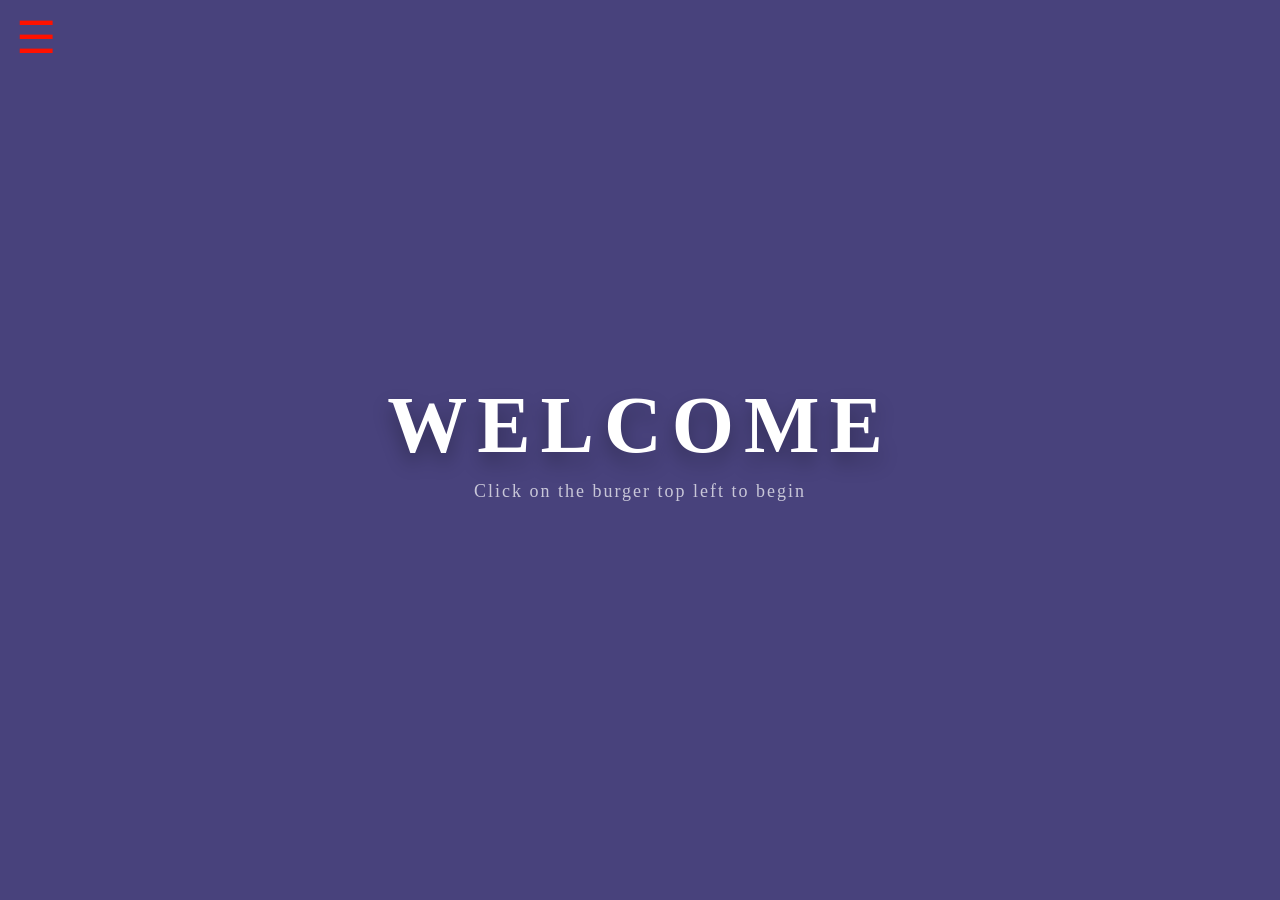
<file: Task 1 - Build a Collapsible Sidebar/index.html>
<!DOCTYPE html>
<html>
<head>
    <link rel="stylesheet" href="css/style.css">
    <link rel="stylesheet" href="https://cdnjs.cloudflare.com/ajax/libs/font-awesome/6.0.0/css/all.min.css">
    <meta name="viewport" content="width=device-width, initial-scale=1.0">
    <title>Sidebar Task</title>
    
    </head>
<body>
    <button id="toggleBtn" class="toggle-btn">☰</button>
    <aside id="mySidebar" class="sidebar">
        <div class="logo">
    <img src="assets/heheheh.png" alt="Logo" class="main-logo">
    <span></span>
</div>
    <ul>
        <li>
            <a class="active"><img src="assets/home.png" alt="home" class="nav-icon">Home</a></li>
        <li><a href="#"><img src="assets/supermegaphone.png" alt="news" class="nav-icon">News</a></li>
        <li><a href="#"><img src="assets/contact.png" alt="contact" class="nav-icon">Contact</a></li>
        <li><a href="#"><img src="assets/information.png"  class="nav-icon">About</a></li>
        <li><a href="#"><img src="assets/live-stream.png" alt="livestreaming" class="nav-icon">Live</a></li>
    </ul>
    
    
    
 </aside>
 <div class="hero-container">
    <h1 class="welcome-text">WELCOME</h1>
    <p class="sub-text">Click on the burger top left to begin</p>
</div>


 <script src="js/script.js"></script>
</body>
</html>





























</html>
</file>
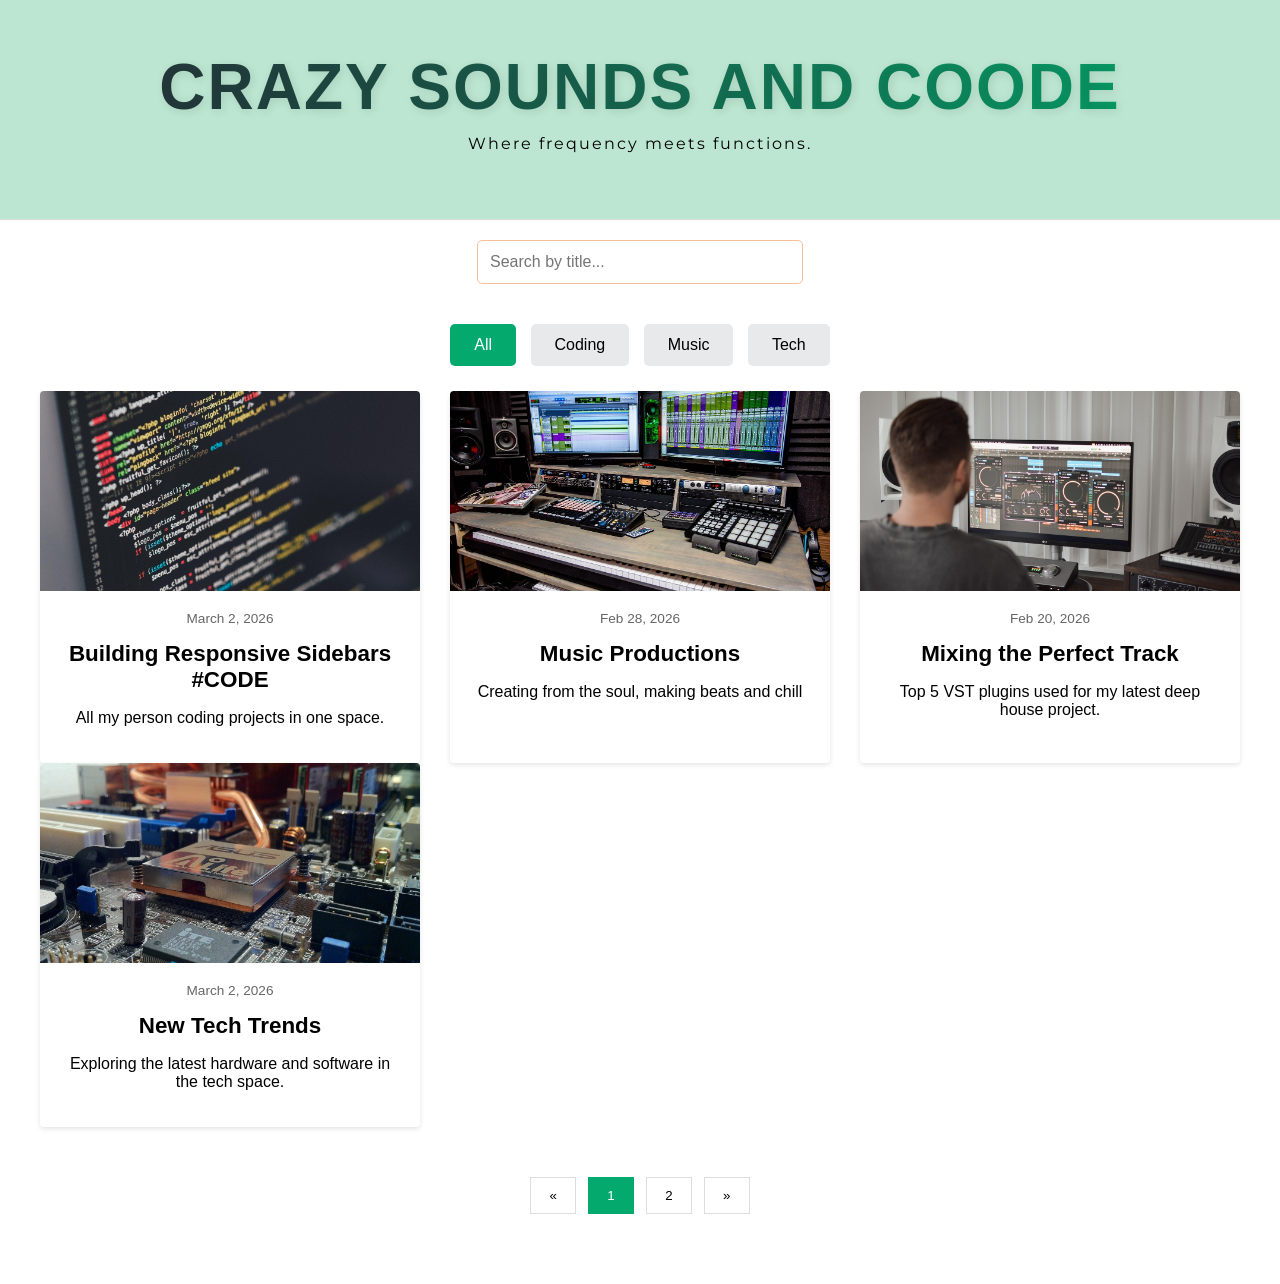
<file: Task 2 - Create a Personal Blog Homepage/index.html>
<!DOCTYPE html>
<html lang="en">
<head>
    <meta charset="UTF-8">
    <meta name="viewport" content="width=device-width, initial-scale=1.0">
    <title>Sounds and Code</title>
    <link rel="stylesheet" href="css/style.css">
    <link href="https://fonts.googleapis.com/css2?family=Syncopate:wght@700&family=Montserrat:wght@900&display=swap" rel="stylesheet">
</head>
<body>

<header>
    <h1>Crazy Sounds and COOde </h1>
    <p>Where frequency meets functions.</p>
</header>
<div class="filter-container">
    <input type="text" id="searchInput" placeholder="Search by title..." class="search-bar">
<div class="filter-container" id="filterContainer">
    <button class="filter-btn active" data-category="all">All</button>
    <button class="filter-btn" data-category="coding">Coding</button>
    <button class="filter-btn" data-category="music">Music</button>
    <button class="filter-btn" data-category="tech">Tech</button>
    
</div>

<div class="container" id="blogGrid">
    <div class="card" data-category="coding">
        <img src="assets/code.jpg" alt="Coding">
        <div class="card-content">
            <div class="card-date">March 2, 2026</div>
            <h3 class="card-title">Building Responsive Sidebars #CODE </h3>
            <p class="card-desc">All my person coding projects in one space.</p>
        </div>
    </div>

    <div class="card" data-category="music">
        <img src="assets/DAW.jpg" alt="Music">
        <div class="card-content">
            <div class="card-date">Feb 28, 2026</div>
            <h3 class="card-title">Music Productions</h3>
            <p class="card-desc">Creating from the soul, making beats and chill </p>
        </div>
    </div>

    <div class="card" data-category="music">
        <img src="assets/mastering.jpg" alt="Music">
        <div class="card-content">
            <div class="card-date">Feb 20, 2026</div>
            <h3 class="card-title">Mixing the Perfect Track</h3>
            <p class="card-desc">Top 5 VST plugins used for my latest deep house project.</p>
        </div>
    </div>
</div>

<div class="container" id="blogGrid">
    <div class="card" data-category="tech">
        <img src="assets/tech.jpg" alt="Tech">
        <div class="card-content">
            <div class="card-date">March 2, 2026</div>
            <h3 class="card-title">New Tech Trends</h3>
            <p class="card-desc">Exploring the latest hardware and software in the tech space.</p>
        </div>
    </div>
</div>

<div class="pagination">
  <button class="pag-btn">&laquo;</button>
  <button class="pag-btn active">1</button>
  <button class="pag-btn">2</button>
  <button class="pag-btn">&raquo;</button>
</div>

<script src="js/script.js"></script>
</body>
</html>
</file>
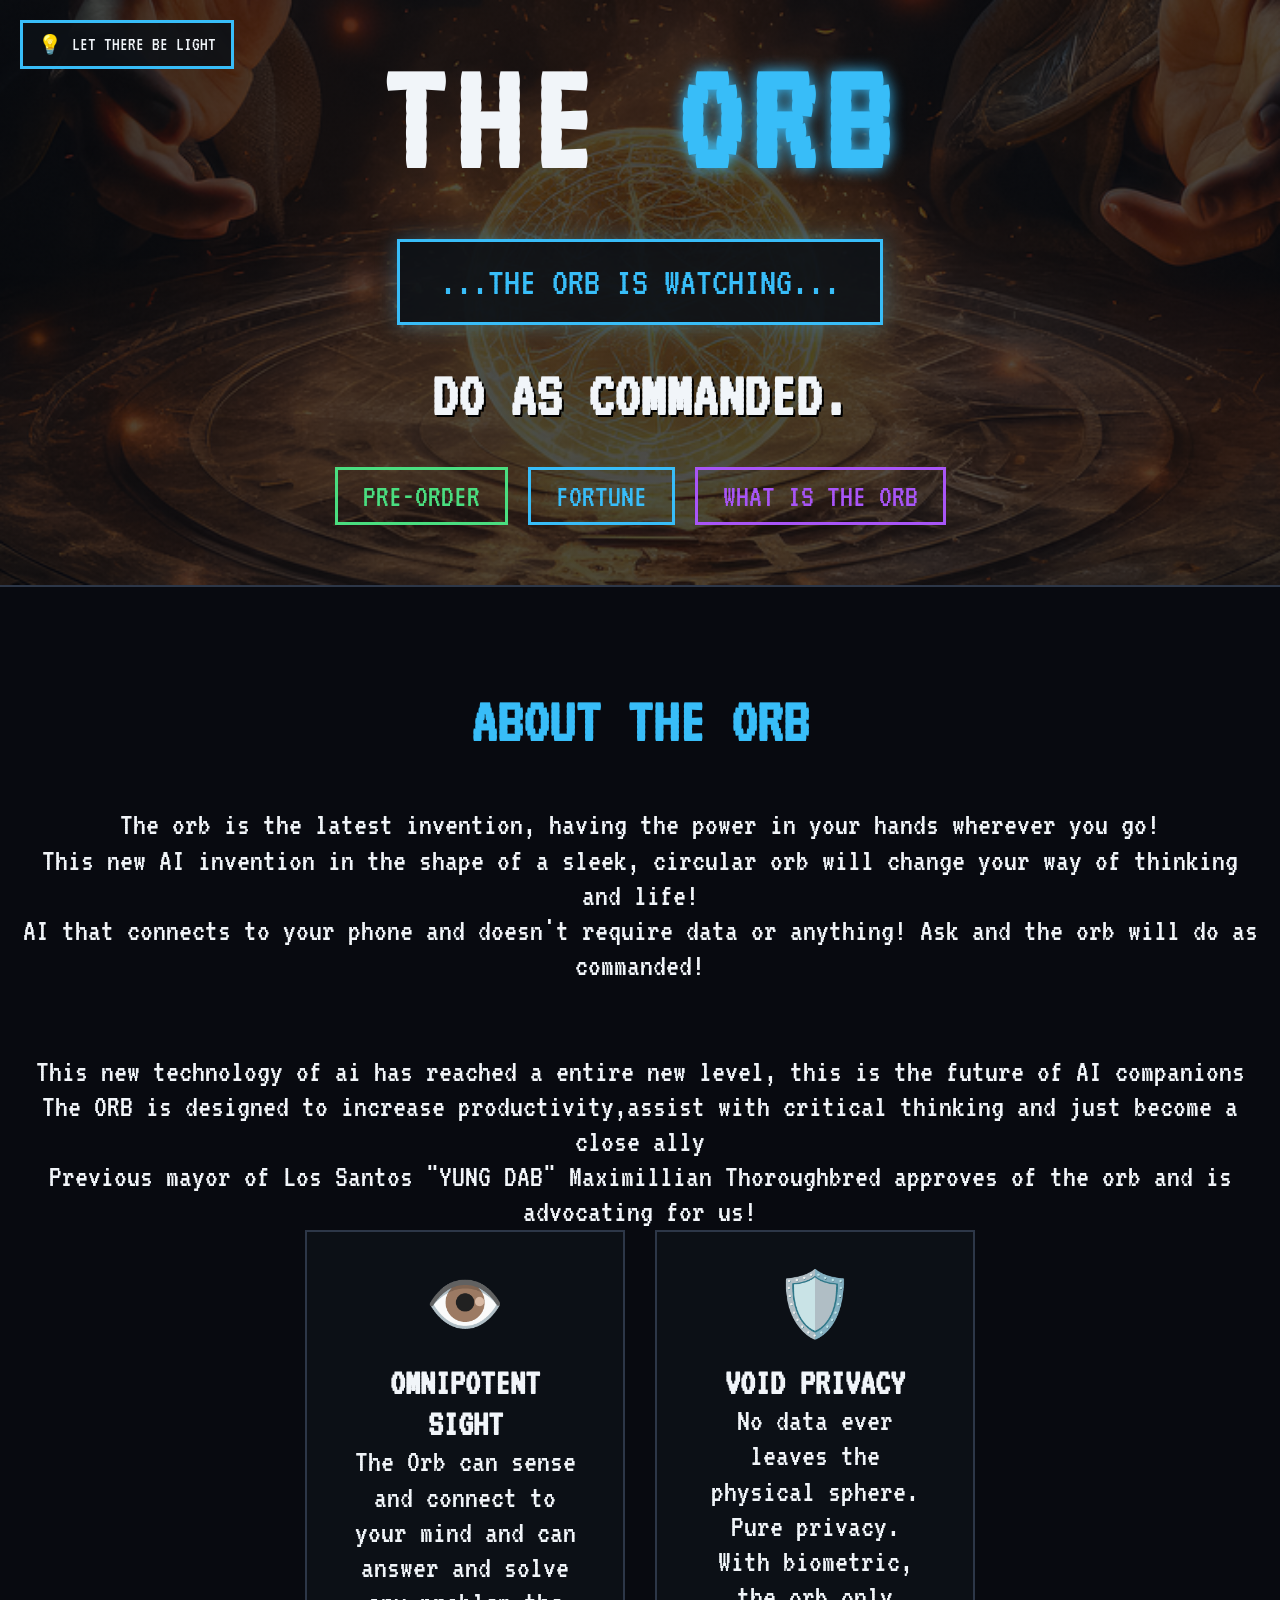
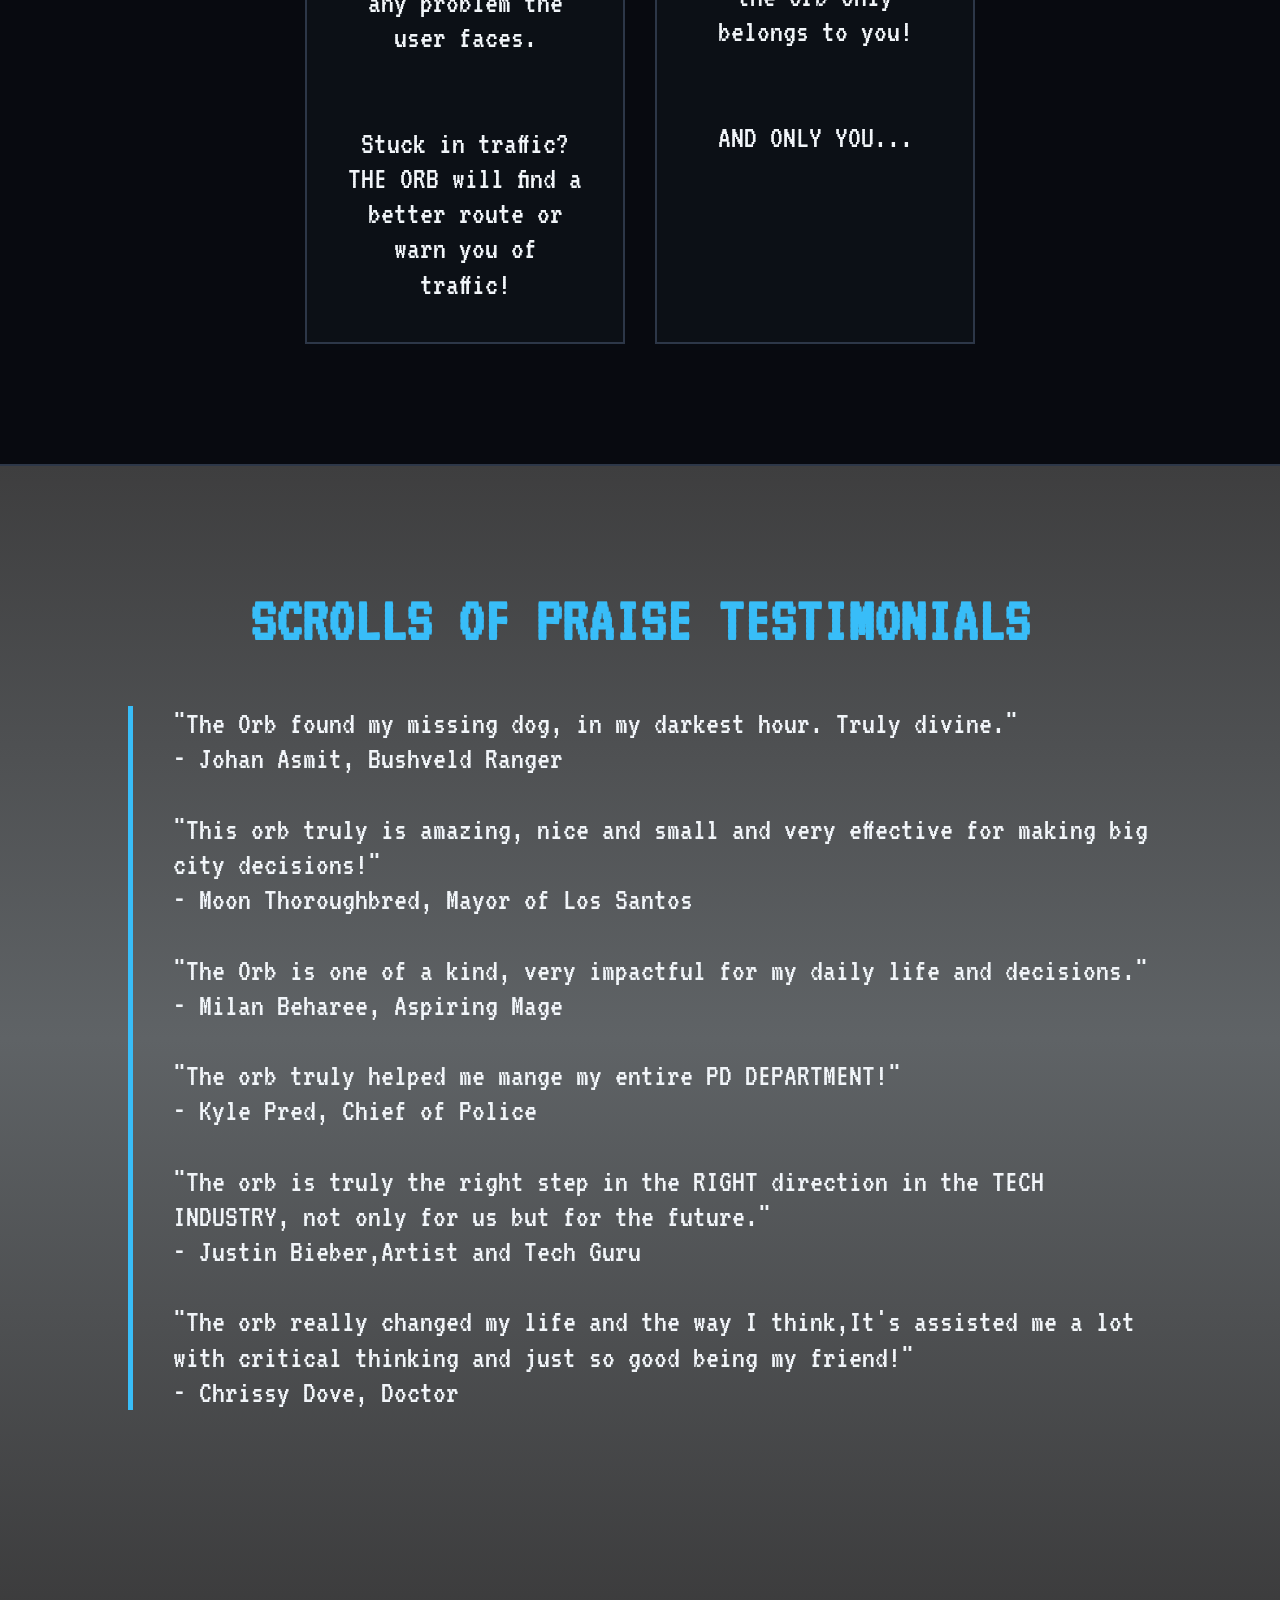
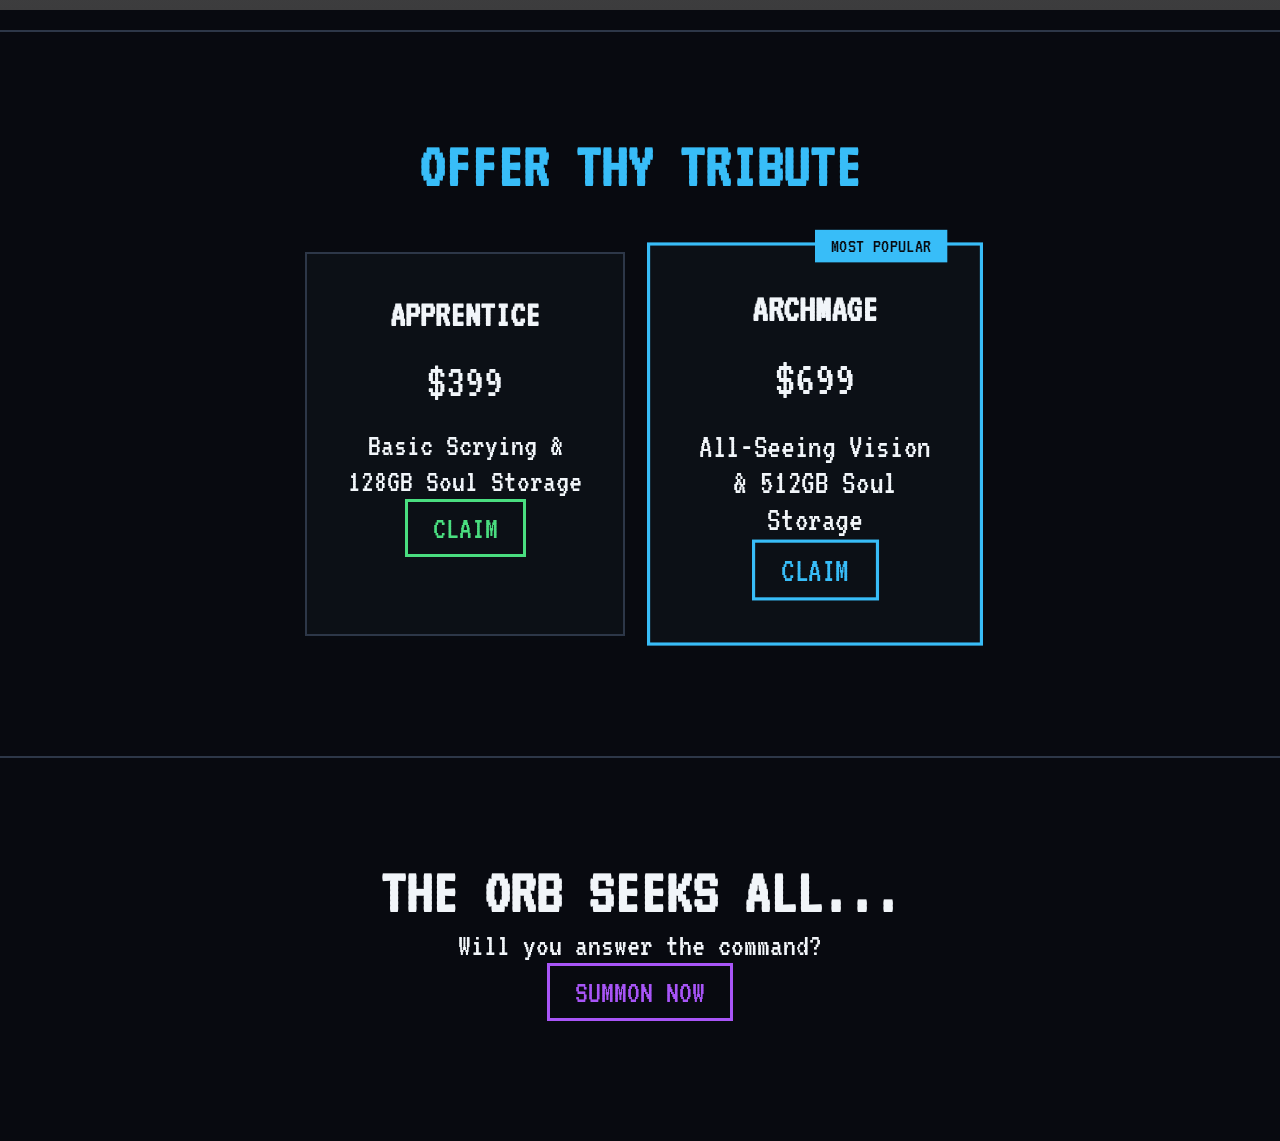
<file: Task 3 - Tech Company Landing page/index.html>
<!DOCTYPE html>
<html lang="en">
<head>
    <meta charset="UTF-8">
    <meta name="viewport" content="width=device-width, initial-scale=1.0">
    <title>THE ORB | Do As Commanded</title>
    <link href="https://fonts.googleapis.com/css2?family=VT323&display=swap" rel="stylesheet">
    <link rel="stylesheet" href="CSS/style.css">
</head>
<body>

    <button id="theme-toggle" class="theme-btn">
        <span id="theme-icon">💡</span>
        <span id="theme-text">LET THERE BE LIGHT</span>
    </button>

    <section class="hero">
        <h1 class="main-title">THE <span class="orb-text">ORB</span></h1>

        <div class="prophecy-container">
            <div id="orb-response">...THE ORB IS WATCHING...</div>
        </div>

        <h2 class="command-text">DO AS COMMANDED.</h2>

        <div class="button-row">
            <a href="#pre-order" class="nav-btn green-btn">PRE-ORDER</a>
            <button id="fortune-btn" class="nav-btn blue-btn">FORTUNE</button>
            <a href="#about" class="nav-btn purple-btn">WHAT IS THE ORB</a>
        </div>
    </section>

    <section id="about" class="content-box">
        <h2 class="section-title">ABOUT THE ORB</h2>
        <div class="about-text">
            <p>The orb is the latest invention, having the power in your hands wherever you go!</p>
            <p>This new AI invention in the shape of a sleek, circular orb will change your way of thinking and life!</p>
            <p>AI that connects to your phone and doesn't require data or anything! Ask and the orb will do as commanded!</p>
            <br><br>
            <p>This new technology of ai has reached a entire new level, this is the future of AI companions</p>
            <p>The ORB is designed to increase productivity,assist with critical thinking and just become a close ally</p>
            <p>Previous mayor of Los Santos "YUNG DAB" Maximillian Thoroughbred approves of the orb and is advocating for us!</p>
        </div>

        <div class="features-grid">
            <div class="card">
                <div class="icon">👁️</div>
                <h3>OMNIPOTENT SIGHT</h3>
                <p>The Orb can sense and connect to your mind and can answer and solve any problem the user faces.</p>
                <br><br>
                <p>Stuck in traffic? THE ORB will find a better route or warn you of traffic!</p>
            </div>
            <div class="card">
                <div class="icon">🛡️</div>
                <h3>VOID PRIVACY</h3>
                <p>No data ever leaves the physical sphere. Pure privacy.</p>
                <p>With biometric, the orb only belongs to you!</p>
                <br><br>
                <p> AND ONLY YOU...</p>
            </div>
        </div>
    </section>

    <section class="content-box testimonial-bg">
        <h2 class="section-title">SCROLLS OF PRAISE TESTIMONIALS</h2>
        <div class="quote-card">
            <p>"The Orb found my missing dog, in my darkest hour. Truly divine."</p>
            <span>- Johan Asmit, Bushveld Ranger</span>
            <br><br>
            <p>"This orb truly is amazing, nice and small and very effective for making big city decisions!"</p>
            <span>- Moon Thoroughbred, Mayor of Los Santos</span>
            <br><br>
            <p>"The Orb is one of a kind, very impactful for my daily life and decisions."</p>
            <span>- Milan Beharee, Aspiring Mage</span>
            <br><br>
            <p>"The orb truly helped me mange my entire PD DEPARTMENT!"</p>
            <span>- Kyle Pred, Chief of Police</span>
            <br><br>
            <p>"The orb is truly the right step in the RIGHT direction in the TECH INDUSTRY, not only for us but for the future."</p>
            <span>- Justin Bieber,Artist and Tech Guru</span>
            <br><br>
            <p>"The orb really changed my life and the way I think,It's assisted me a lot with critical thinking and just so good being my friend!"</p>
            <span>- Chrissy Dove, Doctor </span>

        </div>
    </section>

    <section id="pre-order" class="content-box">
        <h2 class="section-title">OFFER THY TRIBUTE</h2>
        <div class="pricing-grid">
            <div class="price-card green-border">
                <h3>APPRENTICE</h3>
                <div class="gold">$399</div>
                <p>Basic Scrying & 128GB Soul Storage</p>
                <button class="nav-btn green-btn">CLAIM</button>
            </div>
            <div class="price-card blue-border highlighted">
                <span class="badge">MOST POPULAR</span>
                <h3>ARCHMAGE</h3>
                <div class="gold">$699</div>
                <p>All-Seeing Vision & 512GB Soul Storage</p>
                <button class="nav-btn blue-btn">CLAIM</button>
            </div>
        </div>
    </section>

    <footer class="content-box cta-bg">
        <h1>THE ORB SEEKS ALL...</h1>
        <p>Will you answer the command?</p>
        <button class="nav-btn purple-btn">SUMMON NOW</button>
    </footer>

    <script src="Javascript/js.js"></script>
</body>
</html>
</file>
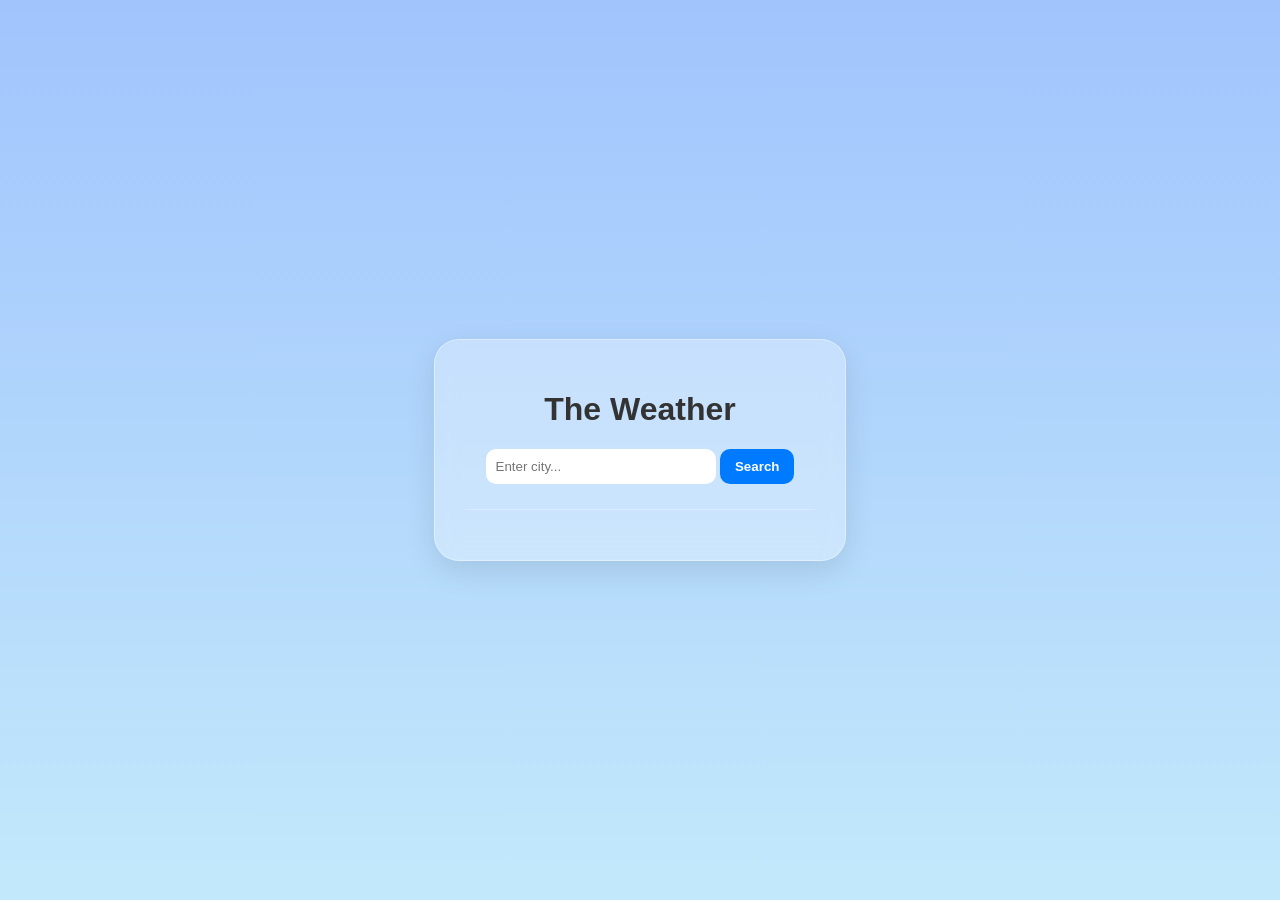
<file: Task 4 - Build a Real-Time Weather Dashboard/index.html>
<!DOCTYPE html>
<html lang="en">
<head>
    <meta charset="UTF-8">
    <title>Weather API DASHBOARD</title>
    <link rel="stylesheet" href="CSS/style.css">
    <link href="https://fonts.googleapis.com/css2?family=VT323&display=swap" rel="stylesheet">
</head>
<body>
    <div class="card">
        <h1>The Weather</h1>
        <input type="text" id="cityInput" placeholder="Enter city...">
        <button id="searchBtn">Search</button>

        <div id="weatherResult"></div>

        <div id="forecastResult" class="forecast-container"></div>
    </div>
    
    <script src="Javascript/javascript.js"></script>
</body>
</html>
</file>
<file: Task 1 - Build a Collapsible Sidebar/css/style.css>
body { background-color:#48427c;
; }

/*list styleing */

ul {
  list-style-type: none;
  margin-top: 50;
  padding: 0;
  width: 100%;
}

li a {
  display: flex;
  color: black;
  padding: 12px 20px;
  text-decoration: none;
  align-items: center;
  gap:12px;

}

li a.active {
  background-color: #ff6600;
  color: rgb(255, 255, 255);
}

li a:hover {
  background-color: #555555;
  color: rgb(255, 0, 0);
}

.nav-icon{
  width:20px;
  height:20px;
  object-fit: contain;

}




/* Animation styling for button */

.sidebar{
    height: 100vh;
    width: 200px;
    position: fixed;
    left: -250px;
    top: 0;
    background-color: #adadad;
    transition: 0.5s;
    padding-top: 80px;
    
}

.sidebar.open{
    left: 0;
    
}

.toggle-btn {
  background: transparent; 
  border: none;             
  outline: none;            
  cursor: pointer;          
  position: fixed;
  font-size: 45px;         
  color: #ff1100;           
  display: flex;
  align-items: center;
  justify-content: center;
  transition: all 0.3s ease;
  left: 10px;
  top: 10px;
  z-index: 100;
}

.toggle-btn:hover {
  background-color: rgba(255, 255, 255, 0.1); 
  border-radius: 8px;                        
  color: #890aff;                          
  transform: scale(1.1);                      
}


/*logo and text styling */

.logo{
  display: flex;
    align-items: center;
    justify-content: center;
    gap: -100px;
    padding: 20px;

}
.main-logo{
  width:200px;
  height:auto;
  
}

.hero-container {
    position: fixed; 
    top: 0;
    left: 0;
    width: 100vw;    
    height: 100vh;   
    display: flex;
    flex-direction: column;
    justify-content: center; 
    align-items: center;     
    z-index: 1;              
    pointer-events: none;    
}

.welcome-text {
    font-size: 80px;        
    font-weight: 900;
    color: white;
    margin: 0;
    letter-spacing: 10px;
    text-transform: uppercase;
    text-shadow: 0px 10px 20px rgba(0,0,0,0.3);
}

.sub-text {
    font-size: 18px;
    color: rgba(255, 255, 255, 0.7); 
    margin-top: 10px;
    letter-spacing: 2px;
}

/* for mobile devices */
@media screen and (max-width: 600px){
  .sidebar{
    width: 100%;
    left: -100%;
    padding-top: 80px;

  }

  .sidebar.open{
    left:0;

  }

  .welcome-text{
    font-size: 40px;
    letter-spacing: 5px;
  }

  li a{
    padding: 20px;
    font-size: 20px;
  }
}
</file>
<file: Task 2 - Create a Personal Blog Homepage/css/style.css>
/* General Styles */
body {
    font-family: "Segoe UI", Tahoma, Verdana, sans-serif;
    background-color: #f1f1f1;
    margin: 0;
    color: #000;
}

/* Header */
header {
    background-color: #bce6d1;
    padding: 50px 20px;
    text-align: center;
    border-bottom: 1px solid #ddd;
}

header h1 {
    font-family: "Syncopate", sans-serif;
    font-size: 4rem;
    background: linear-gradient(90deg, #282a35, #04AA6D);
    background-clip: text;
    -webkit-text-fill-color: transparent;
    text-shadow: 2px 2px 10px rgba(0,0,0,0.1);
    font-weight: 900;
    margin: 0;
    color: #282a35;
    text-transform: uppercase;
    letter-spacing: 2px;
}

header p{
    font-family: 'Montserrat', sans-serif;
    letter-spacing: 2px;
    color: #000000;
    margin-top: 10px;
}

header h1:hover {
    letter-spacing: 8px; 
    transition: 0.5s ease;
    cursor: default;
}


/* Filters */
.filter-container {
    text-align: center;
    padding: 20px;
    background: #fff;
    position: sticky;
    top: 0;
    z-index: 100;
}

.filter-btn {
    background-color: #e7e9eb;
    border: none;
    padding: 12px 24px;
    margin: 5px;
    cursor: pointer;
    border-radius: 5px;
    font-size: 16px;
    transition: 0.3s ease;
}

.filter-btn:hover {
    background-color: #ccc;
}

.filter-btn.active {
    background-color: #04AA6D; 
    color: white;
}

/* Grid Layout */
.container {
    max-width: 1200px;
    margin: 30px auto;
    padding: 0 20px;
    display: grid;
    grid-template-columns: repeat(auto-fill, minmax(320px, 1fr));
    gap: 30px;
}

/* Card Styling */
.card {
    background-color: white;
    border-radius: 4px;
    overflow: hidden;
    box-shadow: 0 2px 5px rgba(0,0,0,0.1);
    display: block; 
}

.card img {
    width: 100%;
    height: 200px;
    object-fit: cover;
    display: block;
}

.card-content {
    padding: 20px;
}

.card-date {
    color: #666;
    font-size: 0.85rem;
}

.card-title {
    margin: 15px 0;
    font-size: 1.4rem;
}

/* Pagination */
.pagination {
    text-align: center;
    margin: 50px 0;
}

.pag-btn {
    background-color: #fff;
    border: 1px solid #ddd;
    padding: 10px 18px;
    margin: 0 4px;
    cursor: pointer;
}

.pag-btn.active {
    background-color: #04AA6D;
    color: white;
    border-color: #04AA6D;
}

.search-bar {
    padding: 12px;
    width: 300px;
    border: 1px solid #f5bd9c;
    border-radius: 5px;
    margin-bottom: 15px;
    font-size: 16px;
}

.container {
    display: grid;
    grid-template-columns: repeat(auto-fill, minmax(320px, 1fr));
    gap: 30px;
    max-width: 1200px;
    margin: 0 auto;
}
</file>
<file: Task 3 - Tech Company Landing page/CSS/style.css>
* {
    margin: 0;
    padding: 0;
    box-sizing: border-box;
}
/* making the landing page dark mode or light mode*/
:root {
    /* Dark Mode (Default) */
    --bg-color: #080a10;
    --text-color: #f1f5f9;
    --card-bg: rgba(13, 17, 23, 0.9);
    --border-color: #2d3748;
}

[data-theme="light"] {
    /* Light Mode */
    --bg-color: #f1f5f9;
    --text-color: #080a10;
    --card-bg: #ffffff;
    --border-color: #cbd5e1;
}

body {
    background-color: var(--bg-color); 
    color: var(--text-color);
    font-family: 'VT323', monospace;
    overflow-x: hidden;
    scroll-behavior: smooth;
    transition: background-color 0.5s, color 0.5s;
}

/* Theme Toggle Button */
.theme-btn {
    position: fixed;
    top: 20px;
    left: 20px;
    z-index: 1000;
    padding: 10px 15px;
    background: var(--card-bg);
    color: var(--text-color);
    border: 3px solid #38bdf8;
    font-family: 'VT323', monospace;
    font-size: 1.2rem;
    cursor: pointer;
    display: flex;
    align-items: center;
    gap: 10px;
    animation: floatingLamp 3s infinite ease-in-out;
}

@keyframes floatingLamp {
    0%, 100% { transform: translateY(0); }
    50% { transform: translateY(-10px); }
}

.hero {
    background-image: linear-gradient(rgba(8, 10, 16, 0.7), rgba(8, 10, 16, 0.7)), 
                      url('../Assets/orbman.png'); 
    background-size: 120%;
    background-position: 50% 80%;
    height: 65vh;
    display: flex;
    flex-direction: column;
    justify-content: space-between;
    align-items: center;
    padding: 40px 20px;
}

.main-title {
    font-size: 10rem;
    letter-spacing: 10px;
}

.orb-text {
    color: #38bdf8;
    text-shadow: 0 0 15px #38bdf8;
}

.prophecy-container {
    border: 3px solid #38bdf8;
    background: var(--card-bg);
    padding: 20px 40px;
    min-width: 300px;
    text-align: center;
    box-shadow: 0 0 20px rgba(56, 189, 248, 0.3);
}

#orb-response {
    font-size: 2.5rem;
    color: #38bdf8;
}

.command-text {
    font-size: 4rem;
    text-shadow: 2px 2px #000;
}

.button-row {
    display: flex;
    gap: 20px;
    margin-bottom: 20px;
}

.nav-btn {
    padding: 10px 25px;
    font-size: 2rem;
    font-family: 'VT323', monospace;
    text-decoration: none;
    border: 3px solid var(--text-color);
    background: transparent;
    color: var(--text-color);
    cursor: pointer;
    transition: 0.3s;
}

.green-btn { border-color: #4ade80; color: #4ade80; }
.green-btn:hover { background: #4ade80; color: #080a10; }

.blue-btn { border-color: #38bdf8; color: #38bdf8; }
.blue-btn:hover { background: #38bdf8; color: #080a10; }

.purple-btn { border-color: #a855f7; color: #a855f7; }
.purple-btn:hover { background: #a855f7; color: #080a10; }

.content-box {
    padding: 100px 20px;
    text-align: center;
    border-top: 2px solid var(--border-color);
    font-size: 2rem;
    line-height: 1.1;
    Margin-bottom: 20px;
}

.section-title {
    font-size: 4rem;
    margin-bottom: 50px;
    color: #38bdf8;
}

.features-grid, .pricing-grid {
    display: flex;
    justify-content: center;
    gap: 30px;
    flex-wrap: wrap; 
}

.card, .price-card {
    background: var(--card-bg);
    border: 2px solid var(--border-color);
    padding: 40px;
    width: 320px;
    transition: transform 0.3s, border-color 0.3s;
    
}

.card:hover {
    transform: translateY(-10px);
    border-color: #38bdf8;
}

.icon { font-size: 4rem; margin-bottom: 20px; }

.gold { font-size: 3rem; margin: 20px 0; }

.highlighted { 
    border: 3px solid #38bdf8; 
    position: relative; 
    transform: scale(1.05); 
}

.badge { 
    position: absolute; 
    top: -15px; 
    background: #38bdf8; 
    color: #080a10; 
    padding: 5px 15px; 
    font-size: 1.2rem;
}

/* Animations */
.blue-btn {
    animation: bounceGlow 2s infinite ease-in-out;
}

@keyframes bounceGlow {
    0%, 100% { transform: translateY(0); box-shadow: 0 0 5px rgba(56, 189, 248, 0.2); }
    50% { transform: translateY(-8px); box-shadow: 0 0 20px rgba(56, 189, 248, 0.8); }
}

@media (max-width: 600px) {
    .main-title { font-size: 4rem; }
    .button-row { flex-direction: column; width: 80%; }
}

/* --- TESTIMONIALS ENHANCEMENT --- */
.testimonial-bg {
   
    background: linear-gradient(to bottom, #3e3e3f, #5f6366, #3c3c3d);
    padding: 120px 10%;
    font-size: 2rem;
}

.quote-card {
    border-left: 5px solid #38bdf8; 
    background: transparent; 
    text-align: left; 
    margin-bottom: 80px;
    padding-left: 40px;
    border-top: none;
    border-right: none;
    border-bottom: none;
}
</file>
<file: Task 4 - Build a Real-Time Weather Dashboard/CSS/style.css>
body {
    background: linear-gradient(180deg, #a1c4fd 0%, #c2e9fb 100%);
    background-attachment: fixed;
    font-family: 'Segoe UI', Tahoma, Geneva, Verdana, sans-serif;
    display: flex;
    justify-content: center;
    align-items: center;
    min-height: 100vh;
    margin: 0;
    color: #333;
}

.card {
    background: rgba(255, 255, 255, 0.3);
    backdrop-filter: blur(10px);
    border: 1px solid rgba(255, 255, 255, 0.4);
    padding: 30px;
    border-radius: 25px;
    box-shadow: 0 10px 30px rgba(0, 0, 0, 0.1);
    text-align: center;
    width: 350px;
}

input {
    padding: 10px;
    width: 60%;
    border: none;
    border-radius: 10px;
    outline: none;
}

button {
    padding: 10px 15px;
    background: #007bff;
    color: white;
    border: none;
    border-radius: 10px;
    cursor: pointer;
    font-weight: bold;
    transition: 0.3s;
}

button:hover {
    background: #0056b3;
}

#weatherResult {
    margin-top: 20px;
}

/* Horizontal 3-Day Forecast Layout */
#forecastResult {
    display: flex;
    justify-content: space-between;
    gap: 10px;
    margin-top: 25px;
    padding-top: 20px;
    border-top: 1px solid rgba(255, 255, 255, 0.3);
}

.forecast-card {
    background: rgba(255, 255, 255, 0.2);
    padding: 10px;
    border-radius: 15px;
    flex: 1;
    text-align: center;
}

.forecast-card p {
    margin: 5px 0;
    font-size: 0.85rem;
    font-weight: bold;
}
</file>
